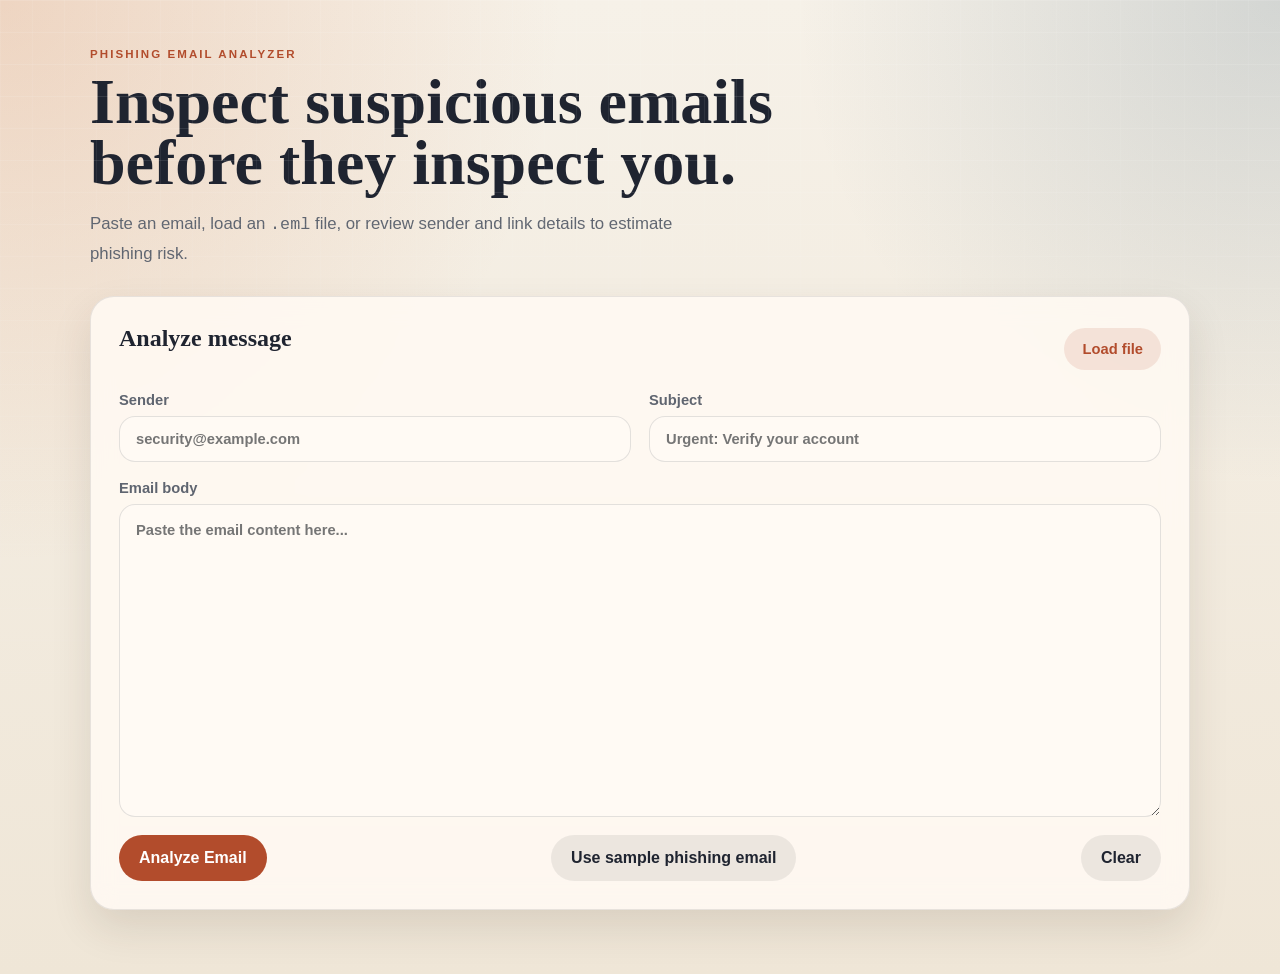
<file: web/index.html>
<!DOCTYPE html>
<html lang="en">
<head>
  <meta charset="UTF-8">
  <meta name="viewport" content="width=device-width, initial-scale=1.0">
  <title>Phishing Email Analyzer</title>
  <link rel="stylesheet" href="styles.css">
</head>
<body>
  <main class="shell">
    <section class="hero">
      <p class="eyebrow">Phishing Email Analyzer</p>
      <h1>Inspect suspicious emails before they inspect you.</h1>
      <p class="lead">
        Paste an email, load an <code>.eml</code> file, or review sender and link details to estimate phishing risk.
      </p>
    </section>

    <section class="panel panel-form">
      <div class="panel-heading">
        <h2>Analyze message</h2>
        <label class="file-picker">
          <input id="emlFile" type="file" accept=".eml,.txt,message/rfc822">
          <span>Load file</span>
        </label>
      </div>

      <form id="analysisForm" class="form-grid">
        <label>
          Sender
          <input id="sender" type="text" placeholder="security@example.com">
        </label>

        <label>
          Subject
          <input id="subject" type="text" placeholder="Urgent: Verify your account">
        </label>

        <label class="full-width">
          Email body
          <textarea id="body" rows="12" placeholder="Paste the email content here..."></textarea>
        </label>

        <div class="actions full-width">
          <button type="submit">Analyze Email</button>
          <button id="loadSample" type="button" class="ghost">Use sample phishing email</button>
          <button id="clearForm" type="button" class="ghost">Clear</button>
        </div>
      </form>
    </section>

    <section id="results" class="panel panel-results hidden" aria-live="polite">
      <div class="score-band">
        <div>
          <p class="caption">Risk score</p>
          <h2><span id="riskScore">0</span>/100</h2>
        </div>
        <div>
          <p class="caption">Assessment</p>
          <h3 id="riskLevel">Low risk</h3>
          <p id="summary" class="summary"></p>
        </div>
      </div>

      <div class="result-grid">
        <div>
          <h3>Findings</h3>
          <ul id="findingsList" class="stacked-list"></ul>
        </div>
        <div>
          <h3>Recommendations</h3>
          <ul id="recommendationsList" class="stacked-list"></ul>
        </div>
      </div>

      <div class="result-grid">
        <div>
          <h3>Links found</h3>
          <ul id="urlsList" class="stacked-list compact"></ul>
        </div>
        <div>
          <h3>Emails found</h3>
          <ul id="emailsList" class="stacked-list compact"></ul>
        </div>
      </div>
    </section>
  </main>

  <script src="../shared/analyzer.js"></script>
  <script src="app.js"></script>
</body>
</html>
</file>
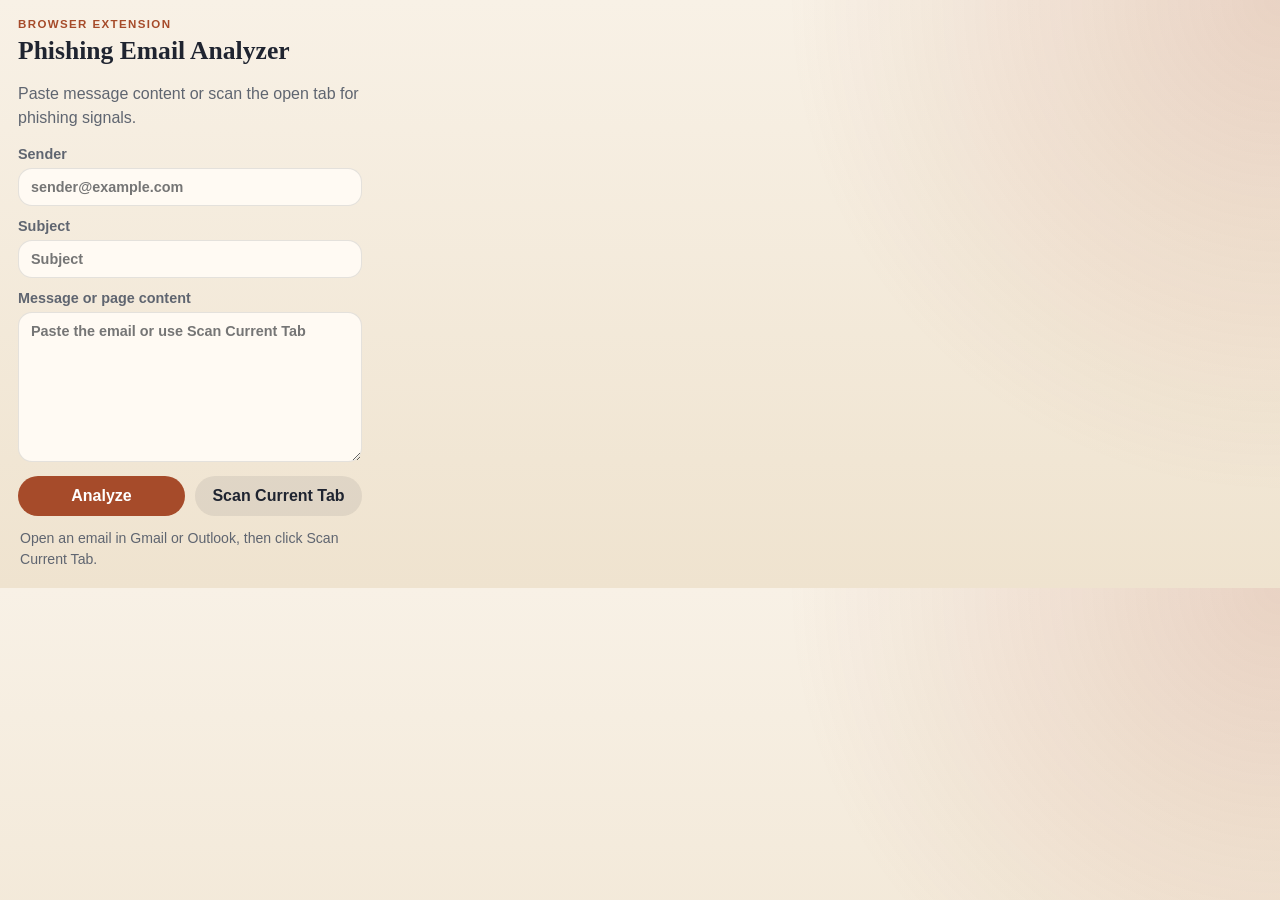
<file: extension/popup.html>
<!DOCTYPE html>
<html lang="en">
<head>
  <meta charset="UTF-8">
  <meta name="viewport" content="width=device-width, initial-scale=1.0">
  <title>Phishing Email Analyzer</title>
  <link rel="stylesheet" href="popup.css">
</head>
<body>
  <main class="popup-shell">
    <header>
      <p class="eyebrow">Browser Extension</p>
      <h1>Phishing Email Analyzer</h1>
      <p class="subtle">Paste message content or scan the open tab for phishing signals.</p>
    </header>

    <label>
      Sender
      <input id="sender" type="text" placeholder="sender@example.com">
    </label>

    <label>
      Subject
      <input id="subject" type="text" placeholder="Subject">
    </label>

    <label>
      Message or page content
      <textarea id="body" rows="8" placeholder="Paste the email or use Scan Current Tab"></textarea>
    </label>

    <div class="actions">
      <button id="analyzeButton" type="button">Analyze</button>
      <button id="scanTabButton" type="button" class="ghost">Scan Current Tab</button>
    </div>

    <p id="status" class="status subtle">Open an email in Gmail or Outlook, then click Scan Current Tab.</p>

    <section id="result" class="result hidden">
      <div class="score-row">
        <strong id="scoreLabel">0/100</strong>
        <span id="levelLabel">Low risk</span>
      </div>
      <p id="summary" class="subtle"></p>
      <div>
        <h2>Top findings</h2>
        <ul id="findings"></ul>
      </div>
    </section>
  </main>

  <script src="analyzer.js"></script>
  <script src="popup.js"></script>
</body>
</html>
</file>
<file: web/styles.css>
:root {
  --bg: #f4efe6;
  --bg-accent: radial-gradient(circle at top left, rgba(214, 129, 79, 0.25), transparent 35%),
    radial-gradient(circle at top right, rgba(55, 91, 117, 0.18), transparent 30%),
    linear-gradient(180deg, #f6f1e8 0%, #efe6d7 100%);
  --surface: rgba(255, 250, 243, 0.88);
  --surface-strong: #fffaf4;
  --ink: #1f2430;
  --muted: #5f6570;
  --accent: #b24c2c;
  --line: rgba(31, 36, 48, 0.1);
  --shadow: 0 18px 40px rgba(58, 43, 23, 0.12);
  --font-display: "Georgia", "Times New Roman", serif;
  --font-body: "Segoe UI", Tahoma, sans-serif;
  --success: #2f6a4f;
  --warning: #9a6b18;
  --danger: #9d2f2f;
}

* {
  box-sizing: border-box;
}

body {
  margin: 0;
  min-height: 100vh;
  font-family: var(--font-body);
  color: var(--ink);
  background: var(--bg-accent);
}

body::before {
  content: "";
  position: fixed;
  inset: 0;
  pointer-events: none;
  background-image: linear-gradient(rgba(255, 255, 255, 0.18) 1px, transparent 1px),
    linear-gradient(90deg, rgba(255, 255, 255, 0.12) 1px, transparent 1px);
  background-size: 32px 32px;
  mask-image: linear-gradient(180deg, rgba(0, 0, 0, 0.65), transparent);
}

.shell {
  width: min(1100px, calc(100% - 32px));
  margin: 0 auto;
  padding: 48px 0 64px;
}

.hero {
  margin-bottom: 28px;
  animation: rise 600ms ease-out;
}

.eyebrow {
  margin: 0 0 12px;
  color: var(--accent);
  text-transform: uppercase;
  letter-spacing: 0.18em;
  font-size: 0.72rem;
  font-weight: 700;
}

h1,
h2,
h3 {
  font-family: var(--font-display);
  margin-top: 0;
}

h1 {
  font-size: clamp(2.5rem, 5vw, 4.7rem);
  line-height: 0.95;
  max-width: 760px;
  margin-bottom: 16px;
}

.lead {
  max-width: 640px;
  font-size: 1.05rem;
  line-height: 1.7;
  color: var(--muted);
}

.panel {
  border: 1px solid var(--line);
  border-radius: 24px;
  background: var(--surface);
  box-shadow: var(--shadow);
  backdrop-filter: blur(12px);
}

.panel-form,
.panel-results {
  padding: 28px;
}

.panel-heading,
.actions,
.finding-meta {
  display: flex;
  align-items: center;
  justify-content: space-between;
  gap: 12px;
}

.panel-heading {
  margin-bottom: 20px;
}

.file-picker {
  position: relative;
  overflow: hidden;
  display: inline-flex;
  align-items: center;
  justify-content: center;
  min-height: 42px;
  padding: 0 18px;
  border-radius: 999px;
  background: rgba(178, 76, 44, 0.12);
  color: var(--accent);
  font-weight: 700;
  cursor: pointer;
}

.file-picker input {
  position: absolute;
  inset: 0;
  opacity: 0;
  cursor: pointer;
}

.form-grid,
.result-grid,
.score-band {
  display: grid;
  gap: 18px;
}

.form-grid,
.result-grid {
  grid-template-columns: repeat(2, minmax(0, 1fr));
}

.score-band {
  grid-template-columns: 180px 1fr;
  padding-bottom: 22px;
  border-bottom: 1px solid var(--line);
}

.full-width {
  grid-column: 1 / -1;
}

label {
  display: grid;
  gap: 8px;
  font-size: 0.92rem;
  color: var(--muted);
  font-weight: 600;
}

input,
textarea,
button {
  font: inherit;
}

input,
textarea {
  width: 100%;
  border: 1px solid rgba(31, 36, 48, 0.12);
  border-radius: 16px;
  padding: 14px 16px;
  background: var(--surface-strong);
  color: var(--ink);
}

textarea {
  resize: vertical;
  min-height: 220px;
  line-height: 1.6;
}

button {
  border: none;
  border-radius: 999px;
  min-height: 46px;
  padding: 0 20px;
  font-weight: 700;
  cursor: pointer;
  background: var(--accent);
  color: white;
}

button.ghost {
  color: var(--ink);
  background: rgba(31, 36, 48, 0.08);
}

.panel-results {
  margin-top: 24px;
}

.hidden {
  display: none;
}

.caption {
  margin: 0 0 8px;
  font-size: 0.78rem;
  text-transform: uppercase;
  letter-spacing: 0.12em;
  color: var(--muted);
}

.summary {
  margin: 8px 0 0;
  color: var(--muted);
}

.result-grid {
  margin-top: 24px;
}

.stacked-list {
  list-style: none;
  padding: 0;
  margin: 0;
  display: grid;
  gap: 12px;
}

.stacked-list li {
  padding: 14px 16px;
  border-radius: 16px;
  background: rgba(255, 255, 255, 0.58);
  border: 1px solid rgba(31, 36, 48, 0.08);
}

.stacked-list.compact li {
  font-family: Consolas, "Courier New", monospace;
  font-size: 0.88rem;
  word-break: break-word;
}

.badge {
  display: inline-flex;
  align-items: center;
  border-radius: 999px;
  padding: 4px 10px;
  font-size: 0.72rem;
  text-transform: uppercase;
  letter-spacing: 0.08em;
}

.badge.high {
  background: rgba(157, 47, 47, 0.12);
  color: var(--danger);
}

.badge.medium {
  background: rgba(154, 107, 24, 0.12);
  color: var(--warning);
}

.badge.low {
  background: rgba(47, 106, 79, 0.12);
  color: var(--success);
}

@keyframes rise {
  from {
    opacity: 0;
    transform: translateY(18px);
  }

  to {
    opacity: 1;
    transform: translateY(0);
  }
}

@media (max-width: 800px) {
  .shell {
    width: min(100% - 20px, 100%);
    padding-top: 28px;
  }

  .form-grid,
  .score-band,
  .result-grid {
    grid-template-columns: 1fr;
  }

  .panel-form,
  .panel-results {
    padding: 20px;
  }

  .panel-heading,
  .actions {
    align-items: stretch;
    flex-direction: column;
  }

  button,
  .file-picker {
    width: 100%;
  }
}
</file>
<file: extension/popup.css>
:root {
  --surface: #fffaf3;
  --line: rgba(36, 43, 52, 0.12);
  --ink: #1f2430;
  --muted: #5f6570;
  --accent: #a64b2a;
}

* {
  box-sizing: border-box;
}

body {
  margin: 0;
  width: 380px;
  font-family: "Segoe UI", Tahoma, sans-serif;
  color: var(--ink);
  background:
    radial-gradient(circle at top right, rgba(166, 75, 42, 0.18), transparent 35%),
    linear-gradient(180deg, #f8f1e6 0%, #efe3cf 100%);
}

.popup-shell {
  padding: 18px;
}

.eyebrow {
  margin: 0 0 6px;
  font-size: 0.72rem;
  text-transform: uppercase;
  letter-spacing: 0.12em;
  color: var(--accent);
  font-weight: 700;
}

h1,
h2 {
  font-family: Georgia, "Times New Roman", serif;
}

h1 {
  margin: 0 0 8px;
  font-size: 1.6rem;
}

h2 {
  margin: 0 0 10px;
  font-size: 1rem;
}

.subtle {
  color: var(--muted);
  line-height: 1.5;
}

label {
  display: grid;
  gap: 6px;
  margin-top: 12px;
  color: var(--muted);
  font-size: 0.9rem;
  font-weight: 600;
}

input,
textarea,
button {
  font: inherit;
}

input,
textarea {
  width: 100%;
  border: 1px solid var(--line);
  border-radius: 14px;
  padding: 10px 12px;
  background: var(--surface);
}

textarea {
  resize: vertical;
}

.actions {
  display: flex;
  gap: 10px;
  margin-top: 14px;
}

.status {
  margin: 12px 2px 0;
  min-height: 22px;
  font-size: 0.88rem;
}

button {
  flex: 1;
  min-height: 40px;
  border: none;
  border-radius: 999px;
  cursor: pointer;
  background: var(--accent);
  color: #fff;
  font-weight: 700;
}

button.ghost {
  background: rgba(31, 36, 48, 0.08);
  color: var(--ink);
}

.result {
  margin-top: 16px;
  padding: 14px;
  border-radius: 18px;
  background: rgba(255, 255, 255, 0.6);
  border: 1px solid var(--line);
}

.hidden {
  display: none;
}

.score-row {
  display: flex;
  align-items: center;
  justify-content: space-between;
  margin-bottom: 8px;
}

ul {
  padding-left: 18px;
  margin: 0;
}

li + li {
  margin-top: 8px;
}
</file>
